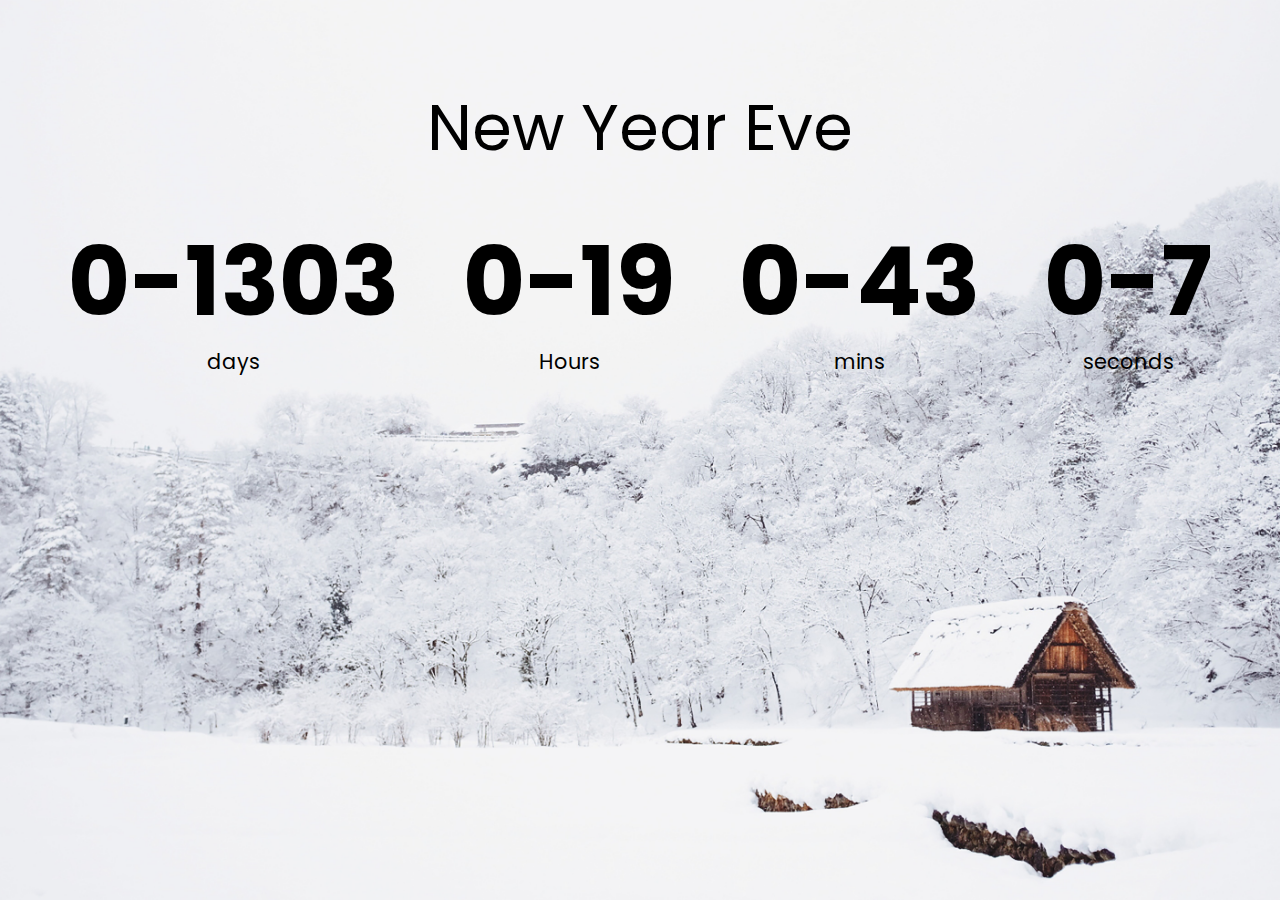
<file: countdown-timer-1/index.html>
<!DOCTYPE html>
<html lang="en">
  <head>
    <meta charset="UTF-8" />
    <meta name="viewport" content="width=device-width, initial-scale=1.0" />
    <title>Countdown Timer</title>
    <link rel="stylesheet" href="style.css" />
  </head>
  <body>
    <h1>New Year Eve</h1>

    <div class="countdown-container">
      <div class="countdown-el days-c">
        <p class="big-text" id="days">0</p>
        <span>days</span>
      </div>
      <div class="countdown-el hours-c">
        <p class="big-text" id="hours">0</p>
        <span>Hours</span>
      </div>
      <div class="countdown-el mins-c">
        <p class="big-text" id="mins">0</p>
        <span>mins</span>
      </div>
      <div class="countdown-el seconds-c">
        <p class="big-text" id="seconds">0</p>
        <span>seconds</span>
      </div>
    </div>

    <script src="script.js" defer></script>
  </body>
</html>
</file>
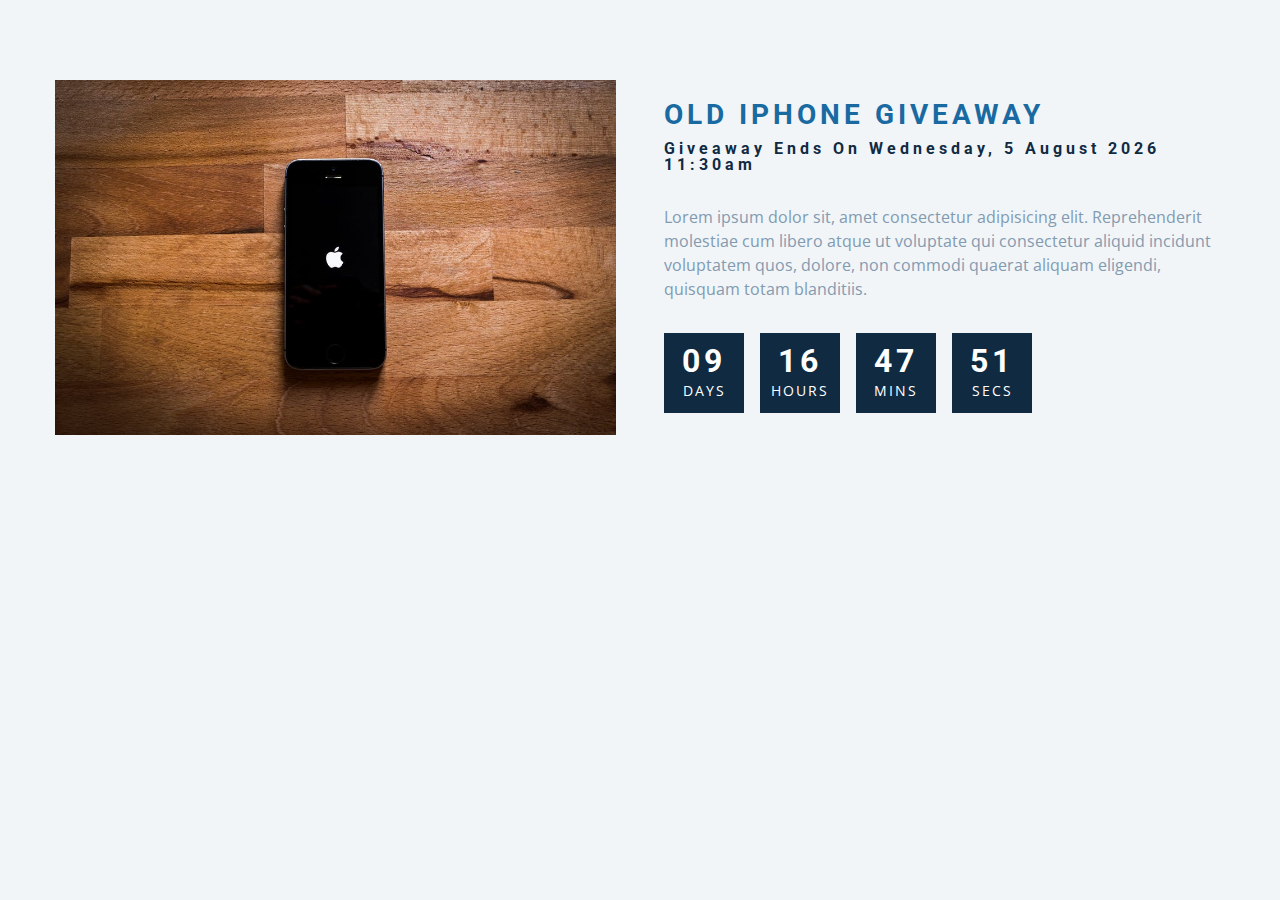
<file: countdown-timer-2/index.html>
<!DOCTYPE html>
<html lang="en">
  <head>
    <meta charset="UTF-8" />
    <meta name="viewport" content="width=device-width, initial-scale=1.0" />
    <title>Countdown</title>

    <!-- styles -->
    <link rel="stylesheet" href="styles.css" />
  </head>
  <body>
    <section class="section-center">
      <!-- image -->
      <article class="gift-img">
        <img src="./gift.jpeg" alt="gift" />
      </article>
      <!-- info -->
      <article class="gift-info">
        <h3>old iphone giveaway</h3>
        <h4 class="giveaway">
          giveaway ends on Sunday, 24 April 2020, 8:00am
        </h4>
        <p>
          Lorem ipsum dolor sit, amet consectetur adipisicing elit.
          Reprehenderit molestiae cum libero atque ut voluptate qui consectetur
          aliquid incidunt voluptatem quos, dolore, non commodi quaerat aliquam
          eligendi, quisquam totam blanditiis.
        </p>
        <div class="deadline">
          <!-- days -->
          <div class="deadline-format">
            <div>
              <h4 class="days">34</h4>
              <span>days</span>
            </div>
          </div>
          <!-- end of days -->
          <!-- days -->
          <div class="deadline-format">
            <div>
              <h4 class="hours">34</h4>
              <span>hours</span>
            </div>
          </div>
          <!-- end of days -->
          <!-- minutes -->
          <div class="deadline-format">
            <div>
              <h4 class="minutes">34</h4>
              <span>mins</span>
            </div>
          </div>
          <!-- end of days -->
          <!-- minutes -->
          <div class="deadline-format">
            <div>
              <h4 class="seconds">34</h4>
              <span>secs</span>
            </div>
          </div>
          <!-- end of days -->
        </div>
      </article>
    </section>
    <!-- javascript -->
    <script src="app.js"></script>
  </body>
</html>
</file>
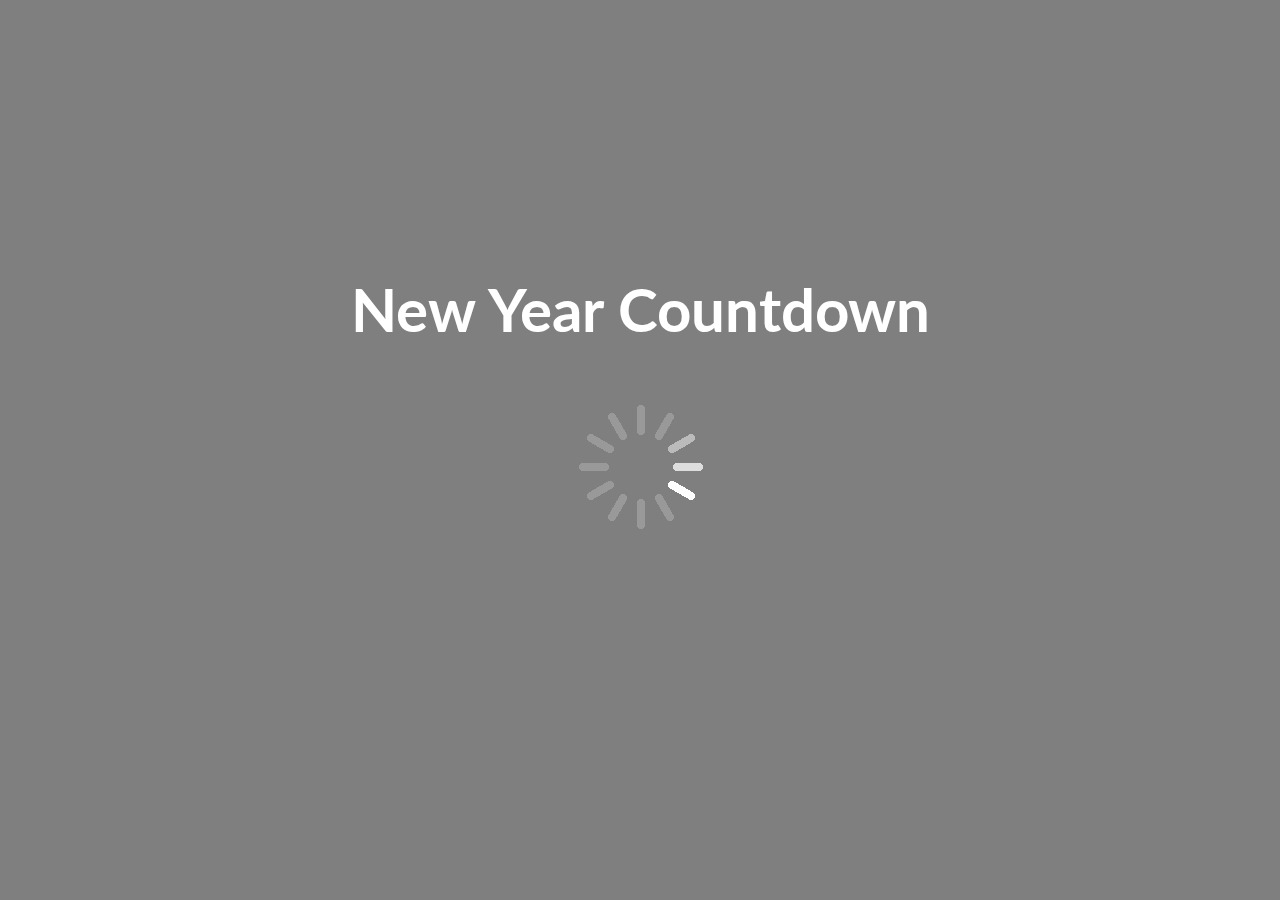
<file: countdown-timer-3/index.html>
<!DOCTYPE html>
<html lang="en">
  <head>
    <meta charset="UTF-8" />
    <meta name="viewport" content="width=device-width, initial-scale=1.0" />
    <meta http-equiv="X-UA-Compatible" content="ie=edge" />
    <link rel="stylesheet" href="style.css" />
    <title>New Year Countdown</title>
  </head>
  <body>
    <div id="year" class="year"></div>

    <h1>New Year Countdown</h1>

    <div id="countdown" class="countdown">
      <div class="time">
        <h2 id="days">00</h2>
        <small>days</small>
      </div>
      <div class="time">
        <h2 id="hours">00</h2>
        <small>hours</small>
      </div>
      <div class="time">
        <h2 id="minutes">00</h2>
        <small>minutes</small>
      </div>
      <div class="time">
        <h2 id="seconds">00</h2>
        <small>seconds</small>
      </div>
    </div>

    <img
      src="./img/spinner.gif"
      alt="Loading..."
      id="loading"
      class="loading"
    />

    <script src="script.js"></script>
  </body>
</html>
</file>
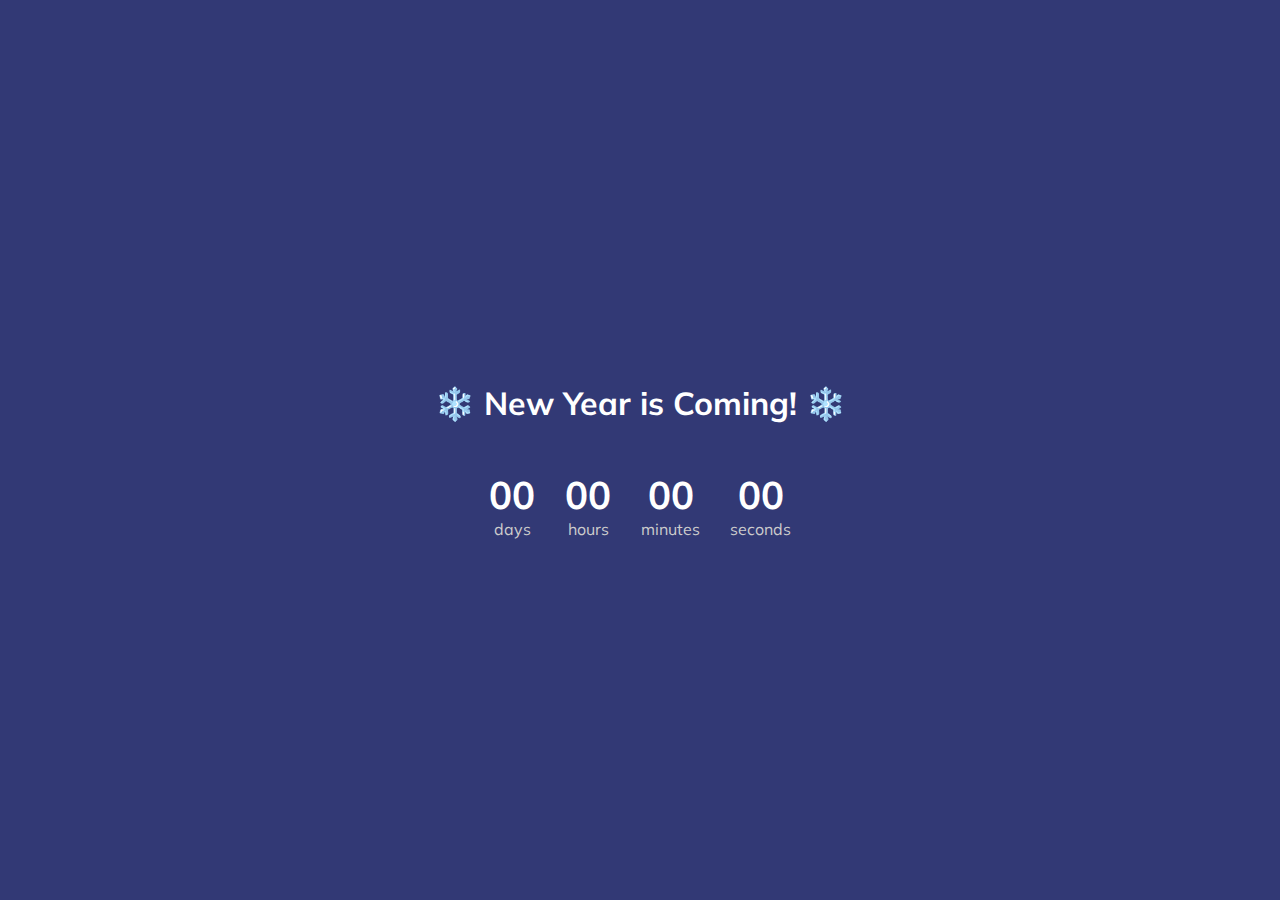
<file: countdown-timer-4/index.html>
<!DOCTYPE html>
<html lang="en">
  <head>
    <meta charset="UTF-8" />
    <meta http-equiv="X-UA-Compatible" content="IE=edge" />
    <meta name="viewport" content="width=device-width, initial-scale=1.0" />
    <!-- Font Awesome CDN -->
    <link
      rel="stylesheet"
      href="https://cdnjs.cloudflare.com/ajax/libs/font-awesome/5.15.4/css/all.min.css"
      integrity="sha512-1ycn6IcaQQ40/MKBW2W4Rhis/DbILU74C1vSrLJxCq57o941Ym01SwNsOMqvEBFlcgUa6xLiPY/NS5R+E6ztJQ=="
      crossorigin="anonymous"
      referrerpolicy="no-referrer"
    />
    <!-- Custom CSS -->
    <link rel="stylesheet" href="index.css" />
    <title>New Year Countdown Timer</title>
  </head>
  <body>
    <h1>❄️ New Year is Coming! ❄️</h1>

    <div class="countdown-container">
      <div class="time">
        <h1 id="days">00</h1>
        <small>days</small>
      </div>
      <div class="time">
        <h1 id="hours">00</h1>
        <small>hours</small>
      </div>
      <div class="time">
        <h1 id="minutes">00</h1>
        <small>minutes</small>
      </div>
      <div class="time">
        <h1 id="seconds">00</h1>
        <small>seconds</small>
      </div>
    </div>

    <script src="script.js"></script>
  </body>
</html>
</file>
<file: countdown-timer-1/style.css>
@import url("https://fonts.googleapis.com/css2?family=Poppins:wght@200;400;600&display=swap");

* {
    box-sizing: border-box;
}

body {
    background-image: url("./snow.jpg");
    background-size: cover;
    background-position: center center;
    display: flex;
    flex-direction: column;
    align-items: center;
    min-height: 100vh;
    font-family: "Poppins", sans-serif;
    margin: 0;
}

h1 {
    font-weight: normal;
    font-size: 4rem;
    margin-top: 5rem;
}

.countdown-container {
    display: flex;
    flex-wrap: wrap;
    justify-content: center;
}

.big-text {
    font-weight: bold;
    font-size: 6rem;
    line-height: 1;
    margin: 1rem 2rem;
}

.countdown-el {
    text-align: center;
}

.countdown-el span {
    font-size: 1.3rem;
}
</file>
<file: countdown-timer-2/styles.css>
/*
=============== 
Fonts
===============
*/
@import url("https://fonts.googleapis.com/css?family=Open+Sans|Roboto:400,700&display=swap");

/*
=============== 
Variables
===============
*/

:root {
  /* dark shades of primary color*/
  --clr-primary-1: hsl(205, 86%, 17%);
  --clr-primary-2: hsl(205, 77%, 27%);
  --clr-primary-3: hsl(205, 72%, 37%);
  --clr-primary-4: hsl(205, 63%, 48%);
  /* primary/main color */
  --clr-primary-5: #49a6e9;
  /* lighter shades of primary color */
  --clr-primary-6: hsl(205, 89%, 70%);
  --clr-primary-7: hsl(205, 90%, 76%);
  --clr-primary-8: hsl(205, 86%, 81%);
  --clr-primary-9: hsl(205, 90%, 88%);
  --clr-primary-10: hsl(205, 100%, 96%);
  /* darkest grey - used for headings */
  --clr-grey-1: hsl(209, 61%, 16%);
  --clr-grey-2: hsl(211, 39%, 23%);
  --clr-grey-3: hsl(209, 34%, 30%);
  --clr-grey-4: hsl(209, 28%, 39%);
  /* grey used for paragraphs */
  --clr-grey-5: hsl(210, 22%, 49%);
  --clr-grey-6: hsl(209, 23%, 60%);
  --clr-grey-7: hsl(211, 27%, 70%);
  --clr-grey-8: hsl(210, 31%, 80%);
  --clr-grey-9: hsl(212, 33%, 89%);
  --clr-grey-10: hsl(210, 36%, 96%);
  --clr-white: #fff;
  --clr-red-dark: hsl(360, 67%, 44%);
  --clr-red-light: hsl(360, 71%, 66%);
  --clr-green-dark: hsl(125, 67%, 44%);
  --clr-green-light: hsl(125, 71%, 66%);
  --clr-black: #222;
  --clr-gold: #c59d5f;
  --ff-primary: "Roboto", sans-serif;
  --ff-secondary: "Open Sans", sans-serif;
  --transition: all 0.3s linear;
  --spacing: 0.25rem;
  --radius: 0.5rem;
  --light-shadow: 0 5px 15px rgba(0, 0, 0, 0.1);
  --dark-shadow: 0 5px 15px rgba(0, 0, 0, 0.2);
  --max-width: 1170px;
  --fixed-width: 620px;
}
/*
=============== 
Global Styles
===============
*/

*,
::after,
::before {
  margin: 0;
  padding: 0;
  box-sizing: border-box;
}
body {
  font-family: var(--ff-secondary);
  background: var(--clr-grey-10);
  color: var(--clr-grey-1);
  line-height: 1.5;
  font-size: 0.875rem;
}
ul {
  list-style-type: none;
}
a {
  text-decoration: none;
}
img:not(.logo) {
  width: 100%;
}
img {
  display: block;
}

h1,
h2,
h3,
h4 {
  letter-spacing: var(--spacing);
  text-transform: capitalize;
  line-height: 1.25;
  margin-bottom: 0.75rem;
  font-family: var(--ff-primary);
}
h1 {
  font-size: 3rem;
}
h2 {
  font-size: 2rem;
}
h3 {
  font-size: 1.25rem;
}
h4 {
  font-size: 0.875rem;
}
p {
  margin-bottom: 1.25rem;
  color: var(--clr-grey-5);
}
@media screen and (min-width: 800px) {
  h1 {
    font-size: 4rem;
  }
  h2 {
    font-size: 2.5rem;
  }
  h3 {
    font-size: 1.75rem;
  }
  h4 {
    font-size: 1rem;
  }
  body {
    font-size: 1rem;
  }
  h1,
  h2,
  h3,
  h4 {
    line-height: 1;
  }
}
/*  global classes */

.btn {
  text-transform: uppercase;
  background: transparent;
  color: var(--clr-black);
  padding: 0.375rem 0.75rem;
  letter-spacing: var(--spacing);
  display: inline-block;
  transition: var(--transition);
  font-size: 0.875rem;
  border: 2px solid var(--clr-black);
  cursor: pointer;
  box-shadow: 0 1px 3px rgba(0, 0, 0, 0.2);
  border-radius: var(--radius);
}
.btn:hover {
  color: var(--clr-white);
  background: var(--clr-black);
}
/* section */
.section {
  padding: 5rem 0;
}

.section-center {
  width: 90vw;
  margin: 5rem auto;
  max-width: 1170px;
}

main {
  min-height: 100vh;
  display: grid;
  place-items: center;
}
/*
=============== 
Countdown Timer
===============
*/
.gift-img {
  margin-bottom: 2rem;
}
.gift-info h3 {
  text-transform: uppercase;
  color: var(--clr-primary-3);
}
.gift-info p {
  color: var(--clr-grey-6);
}
.date {
  color: var(--clr-grey-5);
  font-size: 0.85rem;
}
@media screen and (min-width: 992px) {
  .section-center {
    display: grid;
    grid-template-columns: 1fr 1fr;
    place-items: center;
    gap: 3rem;
    width: 95vw;
  }
  .gift-img {
    margin-bottom: 0;
  }
}
.gift-info p {
  margin: 2rem 0;
}
.deadline {
  display: flex;
}
.deadline-format {
  background: var(--clr-grey-1);
  color: var(--clr-white);
  margin-right: 1rem;
  width: 5rem;
  height: 5rem;
  display: grid;
  place-items: center;
  text-align: center;
}
.deadline-format span {
  display: block;
  text-transform: uppercase;
  letter-spacing: 2px;
  font-size: 0.85rem;
}
.deadline h4:not(.expired) {
  font-size: 2rem;
  margin-bottom: 0.25rem;
  letter-spacing: var(--spacing);
}
</file>
<file: countdown-timer-3/style.css>
@import url('https://fonts.googleapis.com/css?family=Lato&display=swap');

* {
  box-sizing: border-box;
}

body {
  background-image: url('https://images.unsplash.com/photo-1467810563316-b5476525c0f9?ixlib=rb-1.2.1&ixid=eyJhcHBfaWQiOjEyMDd9&auto=format&fit=crop&w=1349&q=80');
  background-repeat: no-repeat;
  background-size: cover;
  background-position: center center;
  height: 100vh;
  color: #fff;
  font-family: 'Lato', sans-serif;
  display: flex;
  flex-direction: column;
  align-items: center;
  justify-content: center;
  text-align: center;
  margin: 0;
  overflow: hidden;
}

/* Add a dark overlay */
body::after {
  content: '';
  position: absolute;
  top: 0;
  left: 0;
  width: 100%;
  height: 100%;
  background-color: rgba(0, 0, 0, 0.5);
}

body * {
  z-index: 1;
}

h1 {
  font-size: 60px;
  margin: -80px 0 40px;
}

.year {
  font-size: 200px;
  z-index: -1;
  opacity: 0.2;
  position: absolute;
  bottom: 20px;
  left: 50%;
  transform: translateX(-50%);
}

.countdown {
  /* display: flex; */
  display: none;
  transform: scale(2);
}

.time {
  display: flex;
  flex-direction: column;
  align-items: center;
  justify-content: center;
  margin: 15px;
}

.time h2 {
  margin: 0 0 5px;
}

@media (max-width: 500px) {
  h1 {
    font-size: 45px;
  }

  .time {
    margin: 5px;
  }

  .time h2 {
    font-size: 12px;
    margin: 0;
  }

  .time small {
    font-size: 10px;
  }
}
</file>
<file: countdown-timer-4/index.css>
@import url("https://fonts.googleapis.com/css?family=Muli&display=swap");

* {
  box-sizing: border-box;
}

body {
  background-color: #323975;
  color: #fff;
  display: flex;
  flex-direction: column;
  align-items: center;
  justify-content: center;
  font-family: "Muli", sans-serif;
  height: 100vh;
  overflow: hidden;
  margin: 0;
  text-align: center;
}

.fa-snowflake {
  color: #fff;
  position: absolute;
  top: -20px;
  animation: fall linear forwards;
}

@keyframes fall {
  to {
    transform: translateY(105vh);
  }
}

.countdown-container {
  display: flex;
}

.time {
  display: flex;
  font-size: 1.2em;
  flex-direction: column;
  margin: 0 15px;
}

.time h1 {
  margin-bottom: 0;
}

.time small {
  color: #ccc;
}
</file>
